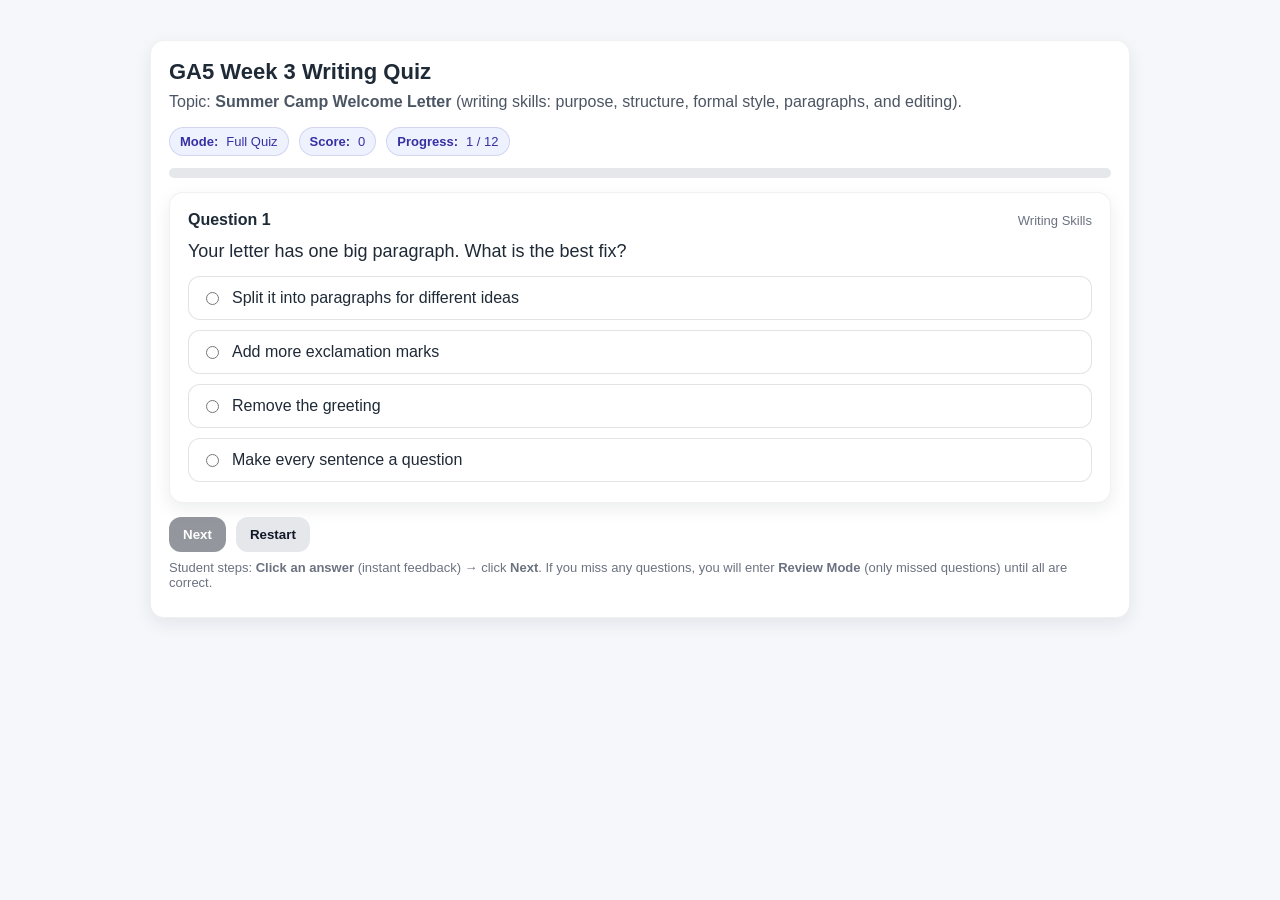
<file: index.html>
<!DOCTYPE html>
<html lang="en">
<head>
  <meta charset="UTF-8" />
  <meta name="viewport" content="width=device-width, initial-scale=1.0"/>
  <title>GA5 Week 3 Writing Quiz — Welcome Letter Skills</title>
  <style>
    :root { font-family: Arial, Helvetica, sans-serif; }
    body { margin: 0; background: #f6f7fb; color: #1f2a37; }
    .wrap { max-width: 980px; margin: 24px auto; padding: 16px; }
    .card {
      background: #fff; border-radius: 14px; padding: 18px 18px 14px;
      box-shadow: 0 6px 18px rgba(17,24,39,.08);
      border: 1px solid rgba(17,24,39,.06);
    }
    h1 { margin: 0 0 6px; font-size: 22px; }
    .sub { margin: 0 0 14px; color: #4b5563; line-height: 1.35; }
    .meta { display: flex; flex-wrap: wrap; gap: 10px; margin: 12px 0 0; }
    .pill {
      display: inline-flex; gap: 8px; align-items: center;
      background: #eef2ff; color: #3730a3;
      border: 1px solid rgba(55,48,163,.15);
      padding: 6px 10px; border-radius: 999px; font-size: 13px;
    }
    .bar { height: 10px; background: #e5e7eb; border-radius: 999px; overflow: hidden; margin: 12px 0 6px; }
    .bar > div { height: 100%; width: 0%; background: #6366f1; transition: width .25s ease; }

    .qhead { display: flex; justify-content: space-between; gap: 10px; align-items: baseline; }
    .qnum { font-weight: 700; }
    .qtype { color: #6b7280; font-size: 13px; }
    .question { margin: 10px 0 12px; font-size: 18px; line-height: 1.4; }

    .options { display: grid; gap: 10px; margin: 12px 0 6px; }
    .opt {
      display: flex; gap: 10px; align-items: flex-start;
      border: 1px solid rgba(17,24,39,.12);
      border-radius: 12px; padding: 12px 12px;
      background: #fff; cursor: pointer;
      transition: border-color .2s ease, background .2s ease;
      user-select: none;
    }
    .opt:hover { border-color: rgba(99,102,241,.55); background: rgba(99,102,241,.05); }
    .opt.disabled { cursor: default; opacity: .95; }
    .opt input { margin-top: 3px; }
    .opt.correct { border-color: rgba(16,185,129,.75); background: rgba(16,185,129,.08); }
    .opt.wrong { border-color: rgba(239,68,68,.75); background: rgba(239,68,68,.08); }

    .feedback {
      margin-top: 10px; padding: 10px 12px; border-radius: 12px;
      background: #f3f4f6; border: 1px solid rgba(17,24,39,.08);
      color: #374151; line-height: 1.45;
      display: none;
    }
    .feedback.good { background: rgba(16,185,129,.08); border-color: rgba(16,185,129,.35); }
    .feedback.bad { background: rgba(239,68,68,.08); border-color: rgba(239,68,68,.35); }

    .controls { display: flex; flex-wrap: wrap; gap: 10px; margin-top: 14px; }
    button {
      border: 0; border-radius: 12px; padding: 10px 14px;
      font-weight: 700; cursor: pointer;
      background: #111827; color: #fff;
    }
    button.secondary { background: #e5e7eb; color: #111827; }
    button:disabled { opacity: .45; cursor: not-allowed; }

    .tiny { font-size: 13px; color: #6b7280; margin-top: 8px; }
    ul { margin: 8px 0 0; padding-left: 18px; }
  </style>
</head>
<body>
  <div class="wrap">
    <div class="card">
      <h1>GA5 Week 3 Writing Quiz</h1>
      <p class="sub">
        Topic: <strong>Summer Camp Welcome Letter</strong> (writing skills: purpose, structure, formal style, paragraphs, and editing).
      </p>

      <div class="meta">
        <div class="pill"><strong>Mode:</strong> <span id="modePill">Full Quiz</span></div>
        <div class="pill"><strong>Score:</strong> <span id="scorePill">0</span></div>
        <div class="pill"><strong>Progress:</strong> <span id="progPill">0 / 0</span></div>
      </div>

      <div class="bar" aria-hidden="true"><div id="barFill"></div></div>

      <div id="quizArea"></div>

      <div class="controls">
        <button id="nextBtn" disabled>Next</button>
        <button id="restartBtn" class="secondary">Restart</button>
      </div>

      <p class="tiny">
        Student steps: <strong>Click an answer</strong> (instant feedback) → click <strong>Next</strong>.
        If you miss any questions, you will enter <strong>Review Mode</strong> (only missed questions) until all are correct.
      </p>
    </div>
  </div>

<script>
(() => {
  // =========================================================
  // GA5 Week 3 — Conceptual / Skills Quiz (NOT text recall)
  // =========================================================
  const ALL_QUESTIONS = [
    {
      id: "s1",
      prompt: "What is the main goal of a welcome letter?",
      options: [
        "To welcome the reader and give important information",
        "To tell a scary story",
        "To persuade people to buy something",
        "To test spelling only"
      ],
      answerIndex: 0,
      explain: "A welcome letter greets the reader and explains what the program is and what to expect."
    },
    {
      id: "s2",
      prompt: "Which order makes the most sense for a welcome letter?",
      options: [
        "Closing → Greeting → Information → Thank you",
        "Greeting → Welcome/Intro → Key information → Thank you → Closing/Signature",
        "Information → Greeting → Thank you → Closing",
        "Greeting → Closing → Information → Signature"
      ],
      answerIndex: 1,
      explain: "A clear structure helps the reader: greet them, welcome them, share key info, thank them, and close politely."
    },
    {
      id: "s3",
      prompt: "Which greeting is best for a formal welcome letter?",
      options: [
        "Dear Campers,",
        "Hey guys!",
        "Yo everyone!",
        "Hi besties!"
      ],
      answerIndex: 0,
      explain: "Formal letters usually use “Dear …,”."
    },
    {
      id: "s4",
      prompt: "Which closing is best for a formal welcome letter?",
      options: [
        "Sincerely,",
        "Bye!",
        "See ya!",
        "Later!!!"
      ],
      answerIndex: 0,
      explain: "Formal letters often end with “Sincerely,” (or similar) plus the writer’s name."
    },
    {
      id: "s5",
      prompt: "Which sentence is more formal?",
      options: [
        "You are going to have a great time.",
        "You're going to have a great time."
      ],
      answerIndex: 0,
      explain: "Formal writing usually avoids contractions (you are / we will / it is)."
    },
    {
      id: "s6",
      prompt: "Which is the most useful detail to include in a welcome letter?",
      options: [
        "Important schedule or what to bring",
        "Your favorite video game",
        "A long joke",
        "A mystery with no answer"
      ],
      answerIndex: 0,
      explain: "Welcome letters should include practical, helpful information for the reader."
    },
    {
      id: "s7",
      prompt: "When should you start a new paragraph?",
      options: [
        "When you change to a new idea",
        "After every sentence",
        "Only at the end",
        "Never"
      ],
      answerIndex: 0,
      explain: "New paragraph = new idea (welcome → schedule/info → thank you → closing)."
    },
    {
      id: "s8",
      prompt: "Which sentence does NOT match formal style?",
      options: [
        "Thank you for joining our program.",
        "Please check the schedule for our activities.",
        "You will learn new skills this week.",
        "OMG this camp is sooo lit!!!"
      ],
      answerIndex: 3,
      explain: "Avoid slang, texting style, and exaggerated punctuation in formal writing."
    },
    {
      id: "s9",
      prompt: "Which choice is better for formal writing?",
      options: [
        "Wednesday",
        "Wed."
      ],
      answerIndex: 0,
      explain: "Formal writing avoids abbreviations: write the full word (Wednesday)."
    },
    {
      id: "s10",
      prompt: "Your letter has one big paragraph. What is the best fix?",
      options: [
        "Split it into paragraphs for different ideas",
        "Add more exclamation marks",
        "Remove the greeting",
        "Make every sentence a question"
      ],
      answerIndex: 0,
      explain: "Paragraphs make your writing easier to read and help organize ideas."
    },
    {
      id: "s11",
      prompt: "Which editing checklist matches this task best?",
      options: [
        "Check verb tense + paragraphs + formal language",
        "Check rhymes and figurative language",
        "Check lab steps and science words",
        "Check only handwriting"
      ],
      answerIndex: 0,
      explain: "This task focuses on clear structure, formal style, and correct verb forms."
    },
    {
      id: "s12",
      prompt: "Which sentence best shows a “welcome” tone?",
      options: [
        "We are excited to have you at our camp.",
        "Do not talk. Do not move.",
        "This camp is the hardest camp ever.",
        "I do not care if you come."
      ],
      answerIndex: 0,
      explain: "A welcome letter should sound friendly, positive, and clear."
    }
  ];

  // ====== State ======
  let mode = "full"; // "full" | "review"
  let questionQueue = [];
  let currentIndex = 0;
  let score = 0;
  const missed = new Map();
  let answeredThisQuestion = false;

  // ====== DOM ======
  const quizArea = document.getElementById("quizArea");
  const restartBtn = document.getElementById("restartBtn");
  const nextBtn = document.getElementById("nextBtn");
  const modePill = document.getElementById("modePill");
  const scorePill = document.getElementById("scorePill");
  const progPill = document.getElementById("progPill");
  const barFill = document.getElementById("barFill");

  function shuffle(arr) {
    const a = arr.slice();
    for (let i = a.length - 1; i > 0; i--) {
      const j = Math.floor(Math.random() * (i + 1));
      [a[i], a[j]] = [a[j], a[i]];
    }
    return a;
  }

  function setMode(newMode) {
    mode = newMode;
    modePill.textContent = (mode === "full") ? "Full Quiz" : "Review Mode";
  }

  function updateMeta() {
    scorePill.textContent = score.toString();
    progPill.textContent = `${Math.min(currentIndex + 1, questionQueue.length)} / ${questionQueue.length}`;
    const pct = questionQueue.length ? ((currentIndex) / questionQueue.length) * 100 : 0;
    barFill.style.width = `${Math.min(100, Math.max(0, pct))}%`;
  }

  function renderQuestion() {
    quizArea.innerHTML = "";
    answeredThisQuestion = false;
    nextBtn.disabled = true;

    if (currentIndex >= questionQueue.length) {
      renderEnd();
      return;
    }

    const q = questionQueue[currentIndex];

    const qWrap = document.createElement("div");
    qWrap.className = "card";
    qWrap.style.marginTop = "14px";

    const head = document.createElement("div");
    head.className = "qhead";
    head.innerHTML = `
      <div class="qnum">Question ${currentIndex + 1}</div>
      <div class="qtype">${mode === "review" ? "Review" : "Writing Skills"}</div>
    `;

    const prompt = document.createElement("div");
    prompt.className = "question";
    prompt.textContent = q.prompt;

    const opts = document.createElement("div");
    opts.className = "options";
    opts.setAttribute("role", "radiogroup");

    q.options.forEach((text, idx) => {
      const label = document.createElement("label");
      label.className = "opt";
      label.innerHTML = `
        <input type="radio" name="opt" value="${idx}" aria-label="Option ${idx + 1}" />
        <div>${text}</div>
      `;

      // Click = answer immediately (no Check button)
      label.addEventListener("click", (e) => {
        e.preventDefault();
        if (answeredThisQuestion) return;
        answeredThisQuestion = true;
        handleAnswer(idx);
      });

      opts.appendChild(label);
    });

    const fb = document.createElement("div");
    fb.id = "feedback";
    fb.className = "feedback";

    qWrap.appendChild(head);
    qWrap.appendChild(prompt);
    qWrap.appendChild(opts);
    qWrap.appendChild(fb);

    quizArea.appendChild(qWrap);

    updateMeta();
  }

  function markOptions(correctIdx, selectedIdx) {
    const labels = Array.from(quizArea.querySelectorAll(".opt"));
    labels.forEach((lab, idx) => {
      lab.classList.add("disabled");
      lab.classList.remove("correct", "wrong");
      if (idx === correctIdx) lab.classList.add("correct");
      if (idx === selectedIdx && selectedIdx !== correctIdx) lab.classList.add("wrong");
      const input = lab.querySelector("input");
      if (input) input.disabled = true;
    });
  }

  function showFeedback(ok, text) {
    const fb = document.getElementById("feedback");
    fb.style.display = "block";
    fb.className = `feedback ${ok ? "good" : "bad"}`;
    fb.innerHTML = ok
      ? `<strong>Correct.</strong> ${text}`
      : `<strong>Not quite.</strong> ${text}`;
  }

  function handleAnswer(selectedIdx) {
    const q = questionQueue[currentIndex];
    const correct = (selectedIdx === q.answerIndex);

    markOptions(q.answerIndex, selectedIdx);

    if (correct) {
      score += 1;
      missed.delete(q.id);
      showFeedback(true, q.explain);
    } else {
      missed.set(q.id, q);
      showFeedback(false, q.explain);
    }

    nextBtn.disabled = false;
    updateMeta();
  }

  function renderEnd() {
    quizArea.innerHTML = "";
    barFill.style.width = "100%";
    nextBtn.disabled = true;

    const box = document.createElement("div");
    box.className = "card";
    box.style.marginTop = "14px";

    if (mode === "full" && missed.size > 0) {
      const missedCount = missed.size;
      const list = Array.from(missed.values()).map(q => `<li>${q.prompt}</li>`).join("");

      box.innerHTML = `
        <h2 style="margin:0 0 8px;">Full Quiz Complete</h2>
        <p style="margin:0 0 10px;">Score so far: <strong>${score}</strong></p>
        <div class="feedback bad" style="display:block;">
          You missed <strong>${missedCount}</strong> question(s). Click <strong>Next</strong> to start Review Mode.
          <div style="margin-top:8px;">
            <strong>Review questions:</strong>
            <ul>${list}</ul>
          </div>
        </div>
      `;
      quizArea.appendChild(box);

      nextBtn.disabled = false;
      nextBtn.onclick = () => {
        setMode("review");
        questionQueue = shuffle(Array.from(missed.values()));
        currentIndex = 0;
        nextBtn.onclick = onNext;
        renderQuestion();
      };
      return;
    }

    if (mode === "review" && missed.size > 0) {
      box.innerHTML = `
        <h2 style="margin:0 0 8px;">Review Round Done</h2>
        <div class="feedback bad" style="display:block;">
          You still have <strong>${missed.size}</strong> question(s) to fix. Click <strong>Next</strong> to try again.
        </div>
      `;
      quizArea.appendChild(box);

      nextBtn.disabled = false;
      nextBtn.onclick = () => {
        questionQueue = shuffle(Array.from(missed.values()));
        currentIndex = 0;
        nextBtn.onclick = onNext;
        renderQuestion();
      };
      return;
    }

    box.innerHTML = `
      <h2 style="margin:0 0 8px;">All Set</h2>
      <p style="margin:0 0 10px;">Final score: <strong>${score}</strong></p>
      <div class="feedback good" style="display:block;">
        <strong>Ready-to-write checklist:</strong>
        <ul>
          <li>I know the goal and audience.</li>
          <li>I know the order: greeting → welcome → info → thank you → closing.</li>
          <li>I can use formal language (not texting style).</li>
          <li>I can paragraph by ideas.</li>
          <li>I can edit for verbs + paragraphs + formality.</li>
        </ul>
      </div>
    `;
    quizArea.appendChild(box);
  }

  function onNext() {
    if (nextBtn.disabled) return;
    currentIndex += 1;
    renderQuestion();
  }

  function startFull() {
    setMode("full");
    score = 0;
    missed.clear();
    questionQueue = shuffle(ALL_QUESTIONS);
    currentIndex = 0;
    nextBtn.onclick = onNext;
    renderQuestion();
  }

  nextBtn.onclick = onNext;
  restartBtn.addEventListener("click", startFull);

  startFull();
})();
</script>
</body>
</html>
</file>
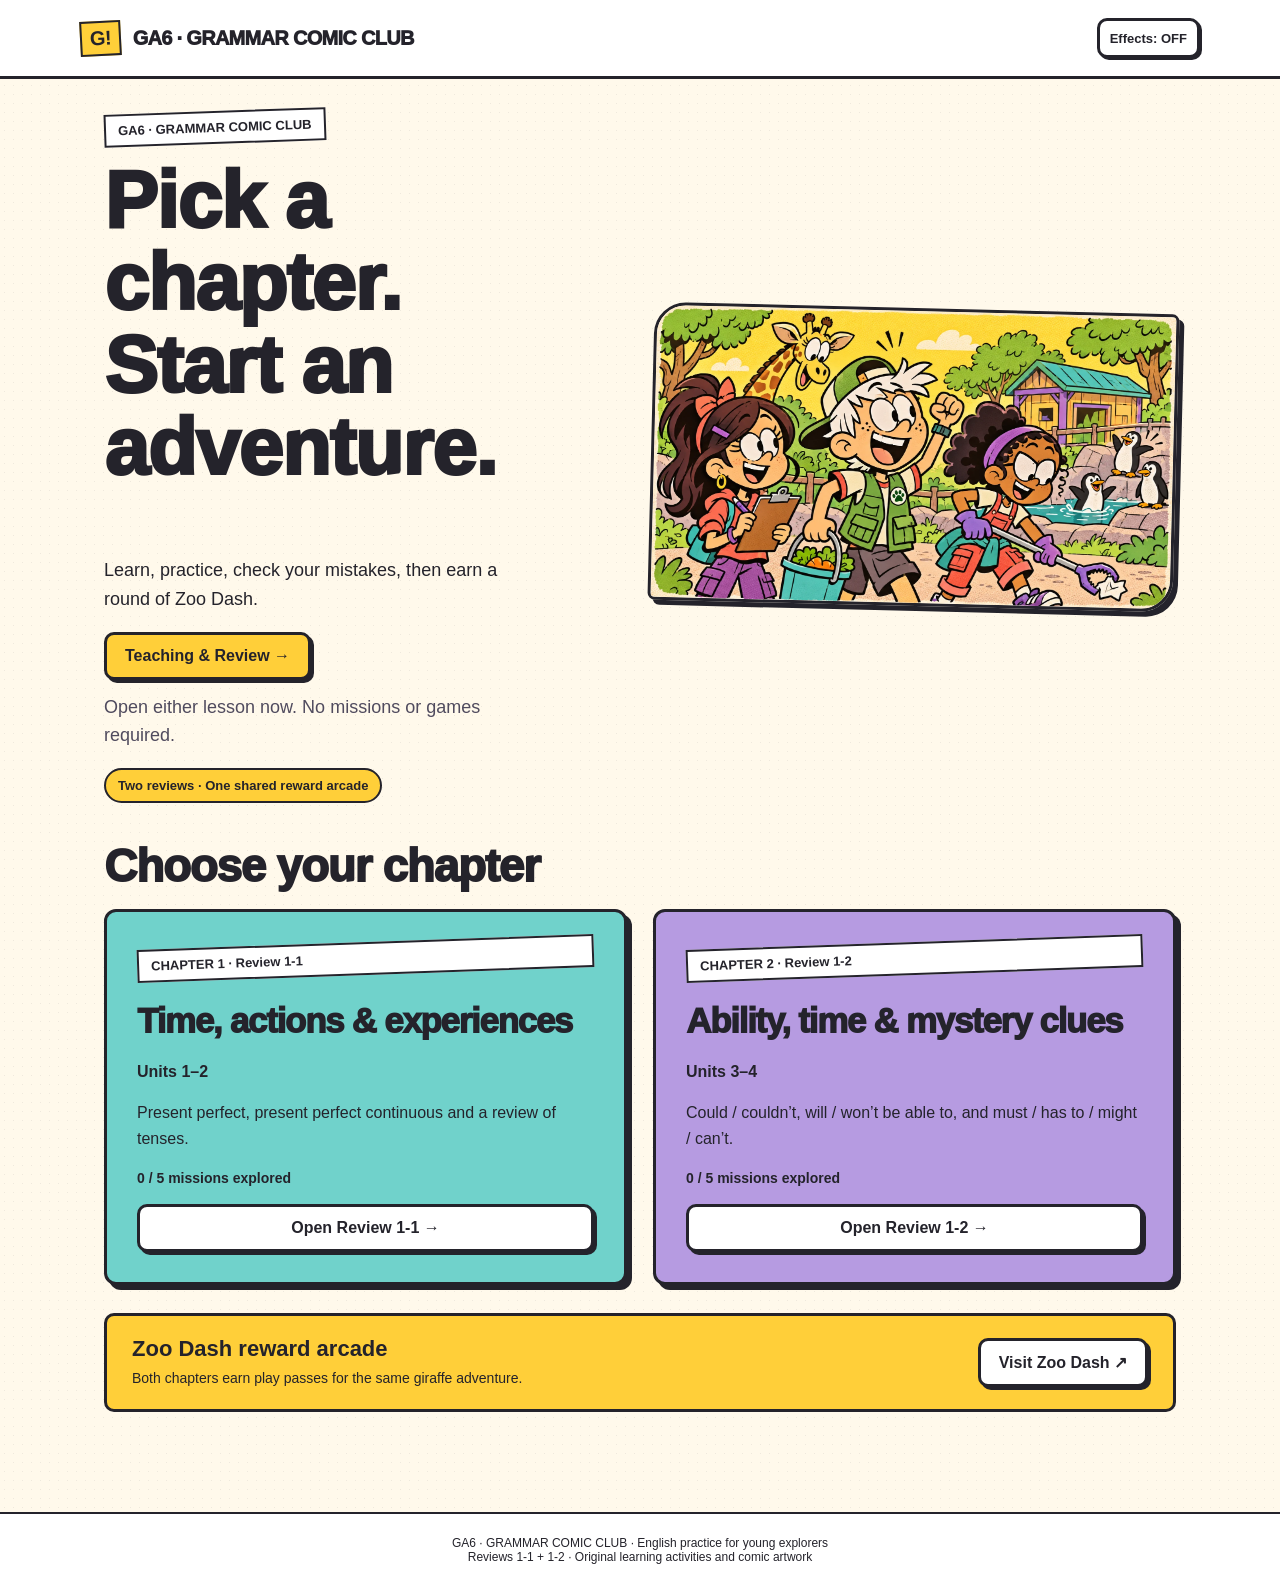
<file: grammar-comic-club/index.html>
<!doctype html><html lang="en"><head><meta charset="utf-8"><meta name="viewport" content="width=device-width,initial-scale=1,viewport-fit=cover"><meta name="theme-color" content="#ffcf39"><meta name="description" content="Grammar missions for Review 1-1 and Review 1-2: tenses, ability, certainty, sentence building and writing."><title>GA6 Grammar Comic Club</title><link rel="stylesheet" href="style.css?v=story-workshop-3"></head><body><header class="topbar"><a class="logo" href="./" id="brand"><b>G!</b> GA6 · GRAMMAR COMIC CLUB</a><button id="sound" aria-pressed="false">Effects: OFF</button></header><main id="app"></main><footer>GA6 · GRAMMAR COMIC CLUB · English practice for young explorers<br>Reviews 1-1 + 1-2 · Original learning activities and comic artwork</footer><noscript>Please enable JavaScript to play the grammar games.</noscript><script src="content.js?v=story-workshop-3"></script><script src="chapter2.js?v=story-workshop-3"></script><script src="chapters.js?v=story-workshop-3"></script><script src="arcade-engine.js?v=story-workshop-3"></script><script src="music.js?v=story-workshop-3"></script><script src="arcade.js?v=story-workshop-3"></script><script src="writing.js?v=story-workshop-3"></script><script src="comic.js?v=story-workshop-3"></script><script src="feedback.js?v=story-workshop-3"></script><script src="app.js?v=story-workshop-3"></script></body></html>
</file>
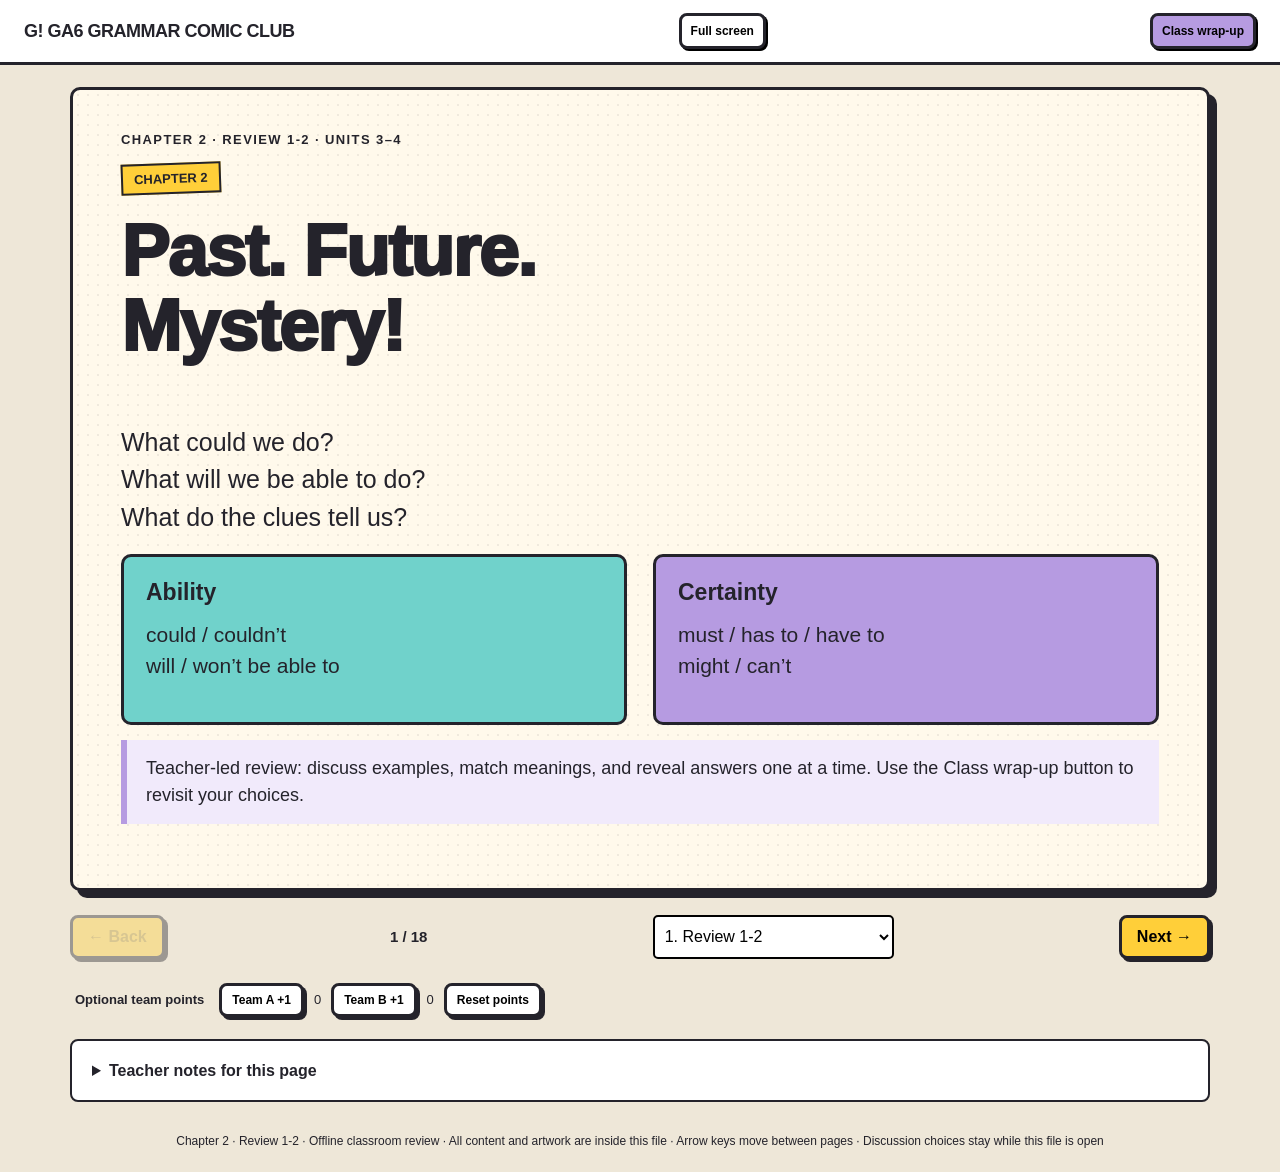
<file: grammar-comic-club/review2.html>
<!doctype html><html lang="en"><head><meta charset="utf-8"><meta name="viewport" content="width=device-width,initial-scale=1"><title>GA6 Interactive Grammar Review • Review 1-2 • Offline</title><style>
:root{--ink:#24232b;--paper:#fff9eb;--yellow:#ffcf39;--teal:#70d2cb;--purple:#b69be1;--coral:#fa917d;--green:#bada85}*{box-sizing:border-box}body{margin:0;background:#eee7d8;color:var(--ink);font-family:'Century Gothic','Trebuchet MS',Arial,sans-serif}button,select{font:inherit}button{cursor:pointer;border:3px solid var(--ink);padding:10px 15px;background:white;border-radius:8px;box-shadow:3px 3px 0 var(--ink);font-weight:800;min-height:44px}button:active{transform:translate(2px,2px);box-shadow:none}button:disabled{opacity:.4;cursor:default}button:focus-visible,summary:focus-visible,select:focus-visible{outline:4px solid #345de5;outline-offset:3px}header{display:flex;justify-content:space-between;gap:12px;padding:13px 24px;background:white;border-bottom:3px solid var(--ink);align-items:center}header b{font-size:18px;letter-spacing:-.5px}header .tools{display:flex;gap:8px}header button{font-size:12px;min-height:36px;padding:6px 9px;box-shadow:2px 2px 0}main{max-width:1180px;margin:22px auto;padding:0 20px}.slide{background:var(--paper);min-height:630px;border:3px solid var(--ink);border-radius:10px;box-shadow:7px 7px 0 var(--ink);padding:42px 48px;position:relative;background-image:radial-gradient(#24232b12 .9px,transparent .9px);background-size:10px 10px}h1,h2,h3,p{margin-top:0}h1,h2{font-weight:1000;letter-spacing:-1.7px;line-height:1.04}h1{font-size:72px}h2{font-size:47px;margin-bottom:22px}h3{font-size:23px;line-height:1.2;margin-bottom:12px}p{font-size:21px;line-height:1.5;margin-bottom:18px}.kicker{font-size:13px;letter-spacing:1.4px;font-weight:900;text-transform:uppercase;margin-bottom:16px}.ribbon{display:inline-block;transform:rotate(-2deg);background:var(--yellow);padding:6px 11px;border:2px solid;font-size:13px;font-weight:900;margin-bottom:20px}.lead{font-size:25px;max-width:850px}.two{display:grid;grid-template-columns:1fr 1fr;gap:26px;align-items:start}.cover{display:grid;grid-template-columns:1fr 1fr;gap:30px;align-items:center}.cover img{width:100%;border:3px solid;border-radius:30px 6px 30px 6px;box-shadow:5px 5px 0;transform:rotate(1.4deg)}.box{padding:22px;border:3px solid;border-radius:10px;background:white}.box.teal{background:var(--teal)}.box.purple{background:var(--purple)}.box.yellow{background:var(--yellow)}.box.coral{background:var(--coral)}.box.green{background:var(--green)}.example{font-size:27px;line-height:1.5;background:white;border:3px solid;border-radius:20px 20px 20px 3px;padding:23px;margin:15px 0;box-shadow:4px 4px 0}.example b,mark{background:var(--yellow);color:var(--ink);padding:1px 3px}.formula{font-weight:900;font-size:25px;padding:17px 0;border-bottom:2px solid;margin:5px 0 17px}.prompt{font-size:24px;font-weight:800;line-height:1.4}.muted{font-size:15px;line-height:1.6;color:#514b55}.reveal{margin:16px 0}.model{padding:18px;border:2px solid;background:#e5f3db;font-size:22px;line-height:1.6;margin-top:14px}.hidden{display:none!important}.timeline{display:grid;grid-template-columns:repeat(5,1fr);gap:10px;margin-top:24px}.time{border:3px solid;padding:17px 13px;background:white;border-radius:7px}.time h3{font-size:18px;margin-bottom:15px}.time p{font-size:16px;line-height:1.4;margin-bottom:8px}.time strong{font-size:18px}.table{width:100%;border-collapse:collapse;font-size:19px;background:white;margin-top:20px}.table th,.table td{border:2px solid;padding:12px;text-align:left;line-height:1.4}.table th{background:var(--teal)}.table small{font-size:14px}.row{display:flex;justify-content:space-between;gap:20px;align-items:center;margin:14px 0;padding:15px 20px;background:white;border:2px solid;border-radius:8px;font-size:23px}.timelineLine{border-bottom:5px solid var(--ink);display:flex;justify-content:space-between;padding-bottom:15px;margin:32px 5px 24px;font-size:19px;font-weight:900}.timelineLine .ongoing{background:var(--teal);padding:10px 16px;margin-top:-10px}.options{display:flex;gap:12px;flex-wrap:wrap;margin:16px 0 22px}.options button{font-size:18px}.feedback{font-size:18px;padding:16px;border:2px solid;background:#e5f3db;line-height:1.6}.mini{margin:0 0 20px}.mini .prompt{font-size:21px;margin-bottom:10px}.correct{background:#cee8ae!important;opacity:1!important}.wrong{background:#ffd5ca!important;opacity:1!important}.chips{display:flex;flex-wrap:wrap;gap:9px}.chips button{font-size:19px;background:var(--yellow)}.slot{padding:16px;border:2px dashed;min-height:82px;margin-bottom:15px;display:flex;flex-wrap:wrap;gap:9px;background:white}.slot button{background:var(--teal);font-size:19px}.nav{display:flex;justify-content:space-between;gap:15px;align-items:center;margin:24px 0}.nav .counter{font-size:15px;font-weight:800}.nav select{max-width:310px;min-height:44px;border:2px solid;border-radius:5px;padding:6px;background:white}.nav button{background:var(--yellow)}.notes{margin:0 0 30px;padding:17px 20px;background:white;border:2px solid;border-radius:8px;line-height:1.6}.notes summary{font-weight:800;cursor:pointer}.notes p{font-size:15px;margin:13px 0 0}.scores{display:flex;gap:10px;align-items:center;font-size:13px;margin:10px 0 22px;flex-wrap:wrap}.scores button{font-size:12px;min-height:34px;padding:6px 10px}.scores b{padding:5px}.printnote{font-size:12px;text-align:center;margin-bottom:20px}.tiny{font-size:13px}.tabs{display:flex;gap:10px;margin-bottom:20px;flex-wrap:wrap}.tabs button.active{background:var(--yellow)}@media(max-width:900px){h1{font-size:53px}h2{font-size:39px}.slide{padding:30px;min-height:580px}.timeline{grid-template-columns:1fr 1fr}.cover,.two{grid-template-columns:1fr}.cover img{max-height:280px;object-fit:cover}.nav select{max-width:220px}.table{font-size:16px}.example{font-size:24px}}@media(max-width:550px){header{padding:10px 14px;flex-wrap:wrap}header b{font-size:15px}main{padding:0 12px;margin:15px auto}.slide{padding:25px 20px;min-height:550px}h1{font-size:44px}h2{font-size:33px}p{font-size:18px}.lead{font-size:20px}.formula{font-size:20px}.timeline{grid-template-columns:1fr}.time h3{font-size:20px}.nav{flex-wrap:wrap}.nav select{max-width:100%;width:100%;order:3}.nav .counter{font-size:13px}.table{font-size:13px}.table th,.table td{padding:7px}.example{font-size:21px}.row{font-size:18px;padding:13px}.options button{font-size:16px}}@media(prefers-reduced-motion:reduce){*{scroll-behavior:auto!important}}@media print{header,.nav,.scores,.notes,.printnote,button{display:none!important}body{background:white}.slide{border:0;box-shadow:none;min-height:auto}.hidden{display:block!important}}
.discussion-prompt{font-size:18px;padding:15px 19px;border-left:6px solid #b69be1;background:#f1eafb;line-height:1.5;margin:15px 0 22px}.meaning-categories{display:grid;grid-template-columns:repeat(3,minmax(0,1fr));gap:12px;margin:22px 0}.meaning-categories:has(>:nth-child(5)){grid-template-columns:repeat(5,minmax(0,1fr))}.meaning-categories button{text-align:left;padding:17px 13px;line-height:1.35;background:#ffdc69}.meaning-categories .category-1{background:#8bd5d0}.meaning-categories .category-2{background:#f3a18e}.meaning-categories .category-3{background:#b69be1}.meaning-categories .category-4{background:#bada85}.meaning-categories b{font-size:18px;display:block}.meaning-categories span{display:block;font-size:15px;margin-top:12px;font-weight:400}.meaning-example{border:2px solid #24232b;background:white;border-radius:10px;padding:15px 18px;margin:15px 0;display:grid;grid-template-columns:1fr auto;gap:12px;align-items:center}.choose-example{text-align:left;font-size:22px;line-height:1.4;border:0;box-shadow:none;padding:7px 9px;grid-column:1}.choose-example[aria-pressed=true]{background:#fff1b0;outline:3px solid #24232b}.meaning-choice{font-size:15px;color:#514b55;grid-column:1}.meaning-reveal{grid-column:2;grid-row:1/3;max-width:200px;background:#f0e5ff}.meaning-answer{grid-column:1/-1;background:#e1f0d1;border-top:2px dashed;padding:15px;font-size:21px}.meaning-answer p{font-size:18px;margin:8px 0 0}.discussion-cover{display:inline-block;margin:5px;max-width:100%}.discussion-cover:has(.formula){display:block}.discussion-reveal{font-size:15px;padding:9px 12px;background:#fff0b2;vertical-align:middle}.discussion-cover>*[hidden]{display:none!important}.discussion-cover .formula{display:block}.discussion-cover b:not([hidden]){display:inline-block;margin:0 8px}.discussion-own{border:2px solid;border-radius:10px;padding:16px 20px;background:#e7f1da;margin-top:25px}.discussion-own summary{cursor:pointer;font-size:20px;font-weight:800}.discussion-own p{font-size:19px;margin-top:15px}.discussion-own label{font-size:16px}.discussion-own input{width:21px;height:21px;vertical-align:middle}.mini button[aria-pressed=true]{outline:4px solid #345de5}.mini .discussion-reveal{margin:8px 0 15px}#discussion-summary-panel{padding:28px;border:3px solid;border-radius:12px;background:#fff9eb;margin:28px 0}#discussion-summary-panel article{border:2px solid;background:white;padding:18px;margin:18px 0}#discussion-summary-panel p{font-size:19px}header{flex-wrap:wrap}header #discussion-summary{background:#b69be1}@media(max-width:750px){.meaning-categories,.meaning-categories:has(>:nth-child(5)){grid-template-columns:repeat(2,minmax(0,1fr))}.meaning-example{display:block}.meaning-example>*{margin:8px 0}.meaning-reveal{max-width:none;width:100%}.choose-example{font-size:20px}.meaning-categories b{font-size:16px}}@media(max-width:420px){.meaning-categories,.meaning-categories:has(>:nth-child(5)){grid-template-columns:1fr}.meaning-categories button{padding:12px}.meaning-categories span{margin-top:5px}}
.meaning-example[hidden]{display:none!important}.example-navigation{display:flex;align-items:center;justify-content:space-between;gap:12px;margin:18px 0;font-size:15px}.example-navigation button{font-size:14px}@media(max-width:500px){.example-navigation{flex-wrap:wrap}}
</style></head><body><header><b>G! GA6 GRAMMAR COMIC CLUB</b><div class="tools"><button id="full">Full screen</button></div></header><main><section id="slide" class="slide" aria-live="polite"></section><nav class="nav" aria-label="Review navigation"><button id="prev">← Back</button><span id="count" class="counter"></span><select id="jump" aria-label="Jump to a review page"></select><button id="next">Next →</button></nav><div class="scores"><b>Optional team points</b><button id="a">Team A +1</button><span id="av">0</span><button id="b">Team B +1</button><span id="bv">0</span><button id="reset">Reset points</button></div><details class="notes"><summary>Teacher notes for this page</summary><p id="teacher"></p></details><p class="printnote">Chapter 2 · Review 1-2 · Offline classroom review · All content and artwork are inside this file · Arrow keys move between pages · Discussion choices stay while this file is open</p></main><script>

const rev=(label,answer)=>`<div class="reveal"><button class="revealbtn">${label}</button><div class="model hidden">${answer}</div></div>`;
const quiz=(id,prompt,opts,answer,why)=>`<div class="mini" data-answer="${answer}"><p class="prompt">${prompt}</p><div class="options">${opts.map((v,i)=>`<button data-q="${id}" data-i="${i}">${v}</button>`).join('')}</div><div class="feedback hidden">${why}</div></div>`;
const PAGES=[
 {title:'Review 1-2',label:'Chapter 2 · Review 1-2 · Units 3–4',html:`<span class="ribbon">CHAPTER 2</span><h1>Past. Future.<br>Mystery!</h1><p class="lead">What could we do?<br>What will we be able to do?<br>What do the clues tell us?</p><div class="two"><div class="box teal"><h3>Ability</h3><p>could / couldn’t<br>will / won’t be able to</p></div><div class="box purple"><h3>Certainty</h3><p>must / has to / have to<br>might / can’t</p></div></div>`,note:'Review 1-2 covers Units 3–4. Suggested 35–45 min: ability (pages 2–8, 12 min), certainty (9–14, 12 min), correction and use (15–18, 12 min). All examples here are practice scenarios. No listening track or internet is needed.'},
 {title:'Choose the time',label:'Ability · meaning first',html:`<h2>When is the ability?</h2><div class="two"><div class="box teal"><h3>In the past</h3><div class="example">At six, I <b>could swim</b>.</div><p>I had that skill then.</p></div><div class="box yellow"><h3>In the future</h3><div class="example">After more practice, I <b>will be able to dive</b>.</div><p>I expect to have that skill later.</p></div></div><p class="muted">Look for the time context before choosing the form.</p>`,note:'Ask learners to point behind for past and ahead for future. Could can have other meanings, but these tasks clearly specify general past ability.'},
 {title:'Could / couldn’t',label:'Past ability · statements',html:`<h2>One form for every subject.</h2><div class="formula">I / you / he / she / it / we / they<br>+ could / couldn’t + base verb</div><div class="example">She <b>could draw</b> at five.<br>She <b>couldn’t ride</b> a bicycle at four.</div><div class="box coral"><p>“He could to swim.”<br>“She couldn’t rode a bicycle.”</p>${rev('Repair both sentences','He <b>could swim</b>.<br>She <b>couldn’t ride</b> a bicycle.<br>No to or past ending after could.')}</div>`,note:'Have pairs make a positive and a negative with different subjects. Listen for coulds, could to, and couldn’t + past form.'},
 {title:'Could you…?',label:'Past ability · questions',html:`<h2>Move could before the subject.</h2><div class="formula">Could + subject + base verb?</div><div class="example"><b>Could you draw</b> when you were five?<br>Yes, I <b>could</b>. / No, I <b>couldn’t</b>.</div><div class="two"><div class="box teal"><p>They could swim at six.</p>${rev('Make the question','Could they swim at six?')}</div><div class="box yellow"><p>“Did she could play the piano?”</p>${rev('Show the repair','Could she play the piano?<br>Could is already the helper verb. Do not add did.')}</div></div>`,note:'Call questions to the class and require matching short answers. Keep the past-time cue clear so this is not confused with a polite request.'},
 {title:'Will be able to',label:'Future ability · statements',html:`<h2>Keep the whole verb group.</h2><div class="formula">will + be able to + base verb<br>won’t + be able to + base verb</div><div class="example">After more practice, I <b>will be able to play</b> this song.<br>With the gate locked tomorrow, we <b>won’t be able to enter</b>.</div>${rev('Repair “I will can dive.”','I <b>will be able to dive</b>.<br>We do not put will directly before can.')}`,note:'Clap the chunks will / be able to / dive. Contrast an expected future skill with a simple intention to do an action. The target is future ability.'},
 {title:'Will you be able to…?',label:'Future ability · questions',html:`<h2>Will comes first.</h2><div class="formula">Will + subject + be able to + base verb?</div><div class="example"><b>Will she be able to help</b> tomorrow?<br>Yes, she <b>will</b>. / No, she <b>won’t</b>.</div><div class="box purple"><p>Put this into a question:<br>They will be able to finish tomorrow.</p>${rev('Reveal the question','Will they be able to finish tomorrow?')}</div>`,note:'Ask learners to identify which word must stay in the short answer: will. Do not accept Yes, she can as a matching short-answer exercise here, even though it can be meaningful in wider conversation.'},
 {title:'Ability time detective',label:'Choose the form for the stated time',html:`<h2>Read the whole situation.</h2>${quiz('a1','At six, Ruby knew how to swim. Choose a past-ability statement.',['Ruby could swim at six.','Ruby will be able to swim at six.'],0,'Could + base verb describes her ability at that past age.')}${quiz('a2','After training next year, the robot is expected to have a new ability.',['It will be able to climb stairs.','It will can climb stairs.'],0,'Use the complete future-ability group: will be able to.')}${quiz('a3','Could they draw at five? Choose the matching negative short answer.',['No, they didn’t.','No, they couldn’t.'],1,'The short answer matches could: No, they couldn’t.')}`,note:'Ask why before revealing. Distinguish a grammatically formed sentence with a different time from a form error such as will can.'},
 {title:'Ability sentence studio',label:'Tap the words · start with Will',html:`<h2>Build a future-ability question.</h2><p>Start with <b>Will</b>. Ask about next year.</p><div id="builderSlot" class="slot"></div><div id="builderPool" class="chips"></div><div class="options"><button id="buildCheck">Check the question</button><button id="buildReset">Start again</button></div><div id="buildFeedback" class="feedback hidden"></div>`,note:'Target: Will you be able to swim next year? Point to the helper, subject, be able to, base verb and time phrase. Let students fix the sequence after the specific hint.',builder:true},
 {title:'How sure are you?',label:'Modals of certainty',html:`<h2>Read the speaker’s confidence.</h2><div class="row"><span>Sure it is true</span><b>must / has to / have to</b></div><div class="row"><span>Possible, but not sure</span><b>might</b></div><div class="row"><span>Sure it is not true</span><b>can’t / cannot</b></div><p class="lead">The clues support a conclusion.</p><p class="muted">In these tasks, must and has to express deductions, rather than rules or obligations.</p>`,note:'Use a closed box as a classroom prop. Ask for a possible identity first, then reveal a clue that makes one identity certain. Avoid claiming a percentage of certainty.'},
 {title:'Must / has to / have to',label:'A strong positive deduction',html:`<h2>These can express the same confidence.</h2><div class="example">It <b>must be</b> a key.<br>It <b>has to be</b> a key.</div><div class="formula">must + base verb<br>has / have to + base verb</div><div class="two"><div class="box yellow"><p>It / he / she → <b>has to</b><br>They / these / we → <b>have to</b></p></div><div class="box teal"><p>These ___ be the missing keys.</p>${rev('Reveal two possible forms','These <b>must</b> be the missing keys.<br>These <b>have to</b> be the missing keys.<br>Both are strong deductions here.')}</div></div>`,note:'Do not make must and has to compete as if only one can ever be grammatical. The online reporter accepts both when the task allows both.'},
 {title:'Might',label:'A possibility',html:`<h2>I have an idea, but I’m not sure.</h2><div class="formula">might + base verb</div><div class="example">It <b>might be</b> a toy, but I am not sure.<br>The box <b>might contain</b> a game.</div><div class="box purple"><p>“It might to be a ring.”<br>“It might is a toy.”</p>${rev('Show the repairs','It <b>might be</b> a ring.<br>It <b>might be</b> a toy.<br>Use the base verb be, without to.')}</div>`,note:'May and could can also express possibilities in other contexts. Here learners are practicing the named form might; make that constraint explicit.'},
 {title:'Can’t be',label:'A strong negative deduction',html:`<h2>The clues rule out the idea.</h2><div class="example">That <b>can’t be</b> my bag because my bag is green.</div><p>The speaker is sure the idea is not true.</p><div class="two"><div class="box coral"><h3>Deduction</h3><p>That can’t <b>be my bag</b>.</p></div><div class="box teal"><h3>Ability</h3><p>I can’t <b>swim</b>.</p></div></div><p class="muted">The word can’t can have different meanings. Read the context.</p>`,note:'Have learners explain the reason after because. Do not substitute mustn’t for can’t in a negative deduction: mustn’t normally expresses prohibition.'},
 {title:'Give the clue',label:'Claim + because + reason',html:`<h2>Don’t just guess. Explain.</h2><div class="example">It <b>must be</b> my notebook <b>because</b> my name is on the cover.</div><div class="example">It <b>might be</b> a toy, but I need more clues.</div><div class="example">It <b>can’t be</b> a real ancient coin <b>because</b> it is a new plastic model.</div>`,note:'Separate strength of language from strength of evidence. Is the clue enough for must, or should the speaker choose might? All scenarios are explicitly supplied for language practice.'},
 {title:'Clue detective',label:'Choose the speaker’s intended certainty',html:`<h2>How sure is the speaker?</h2>${quiz('c1','The speaker is completely sure it is a key.',['It must be a key.','It might be a key.'],0,'Must be expresses the strong deduction requested here. Has to be could express the same confidence.')}${quiz('c2','The speaker is not sure whether it is a toy.',['It has to be a toy.','It might be a toy.'],1,'Might matches the stated uncertainty.')}${quiz('c3','My bag is green. This bag is red. I am sure it is not mine.',['It can’t be my bag.','It must be my bag.'],0,'The given clue rules out the identity. Use can’t be.')}`,note:'Require a reason for each choice. Do not tell learners that a different modal is always ungrammatical; it may communicate a different level of certainty.'},
 {title:'Comic repair',label:'Use the named form and keep the meaning',html:`<h2>Explain each repair.</h2><div class="two"><div><div class="example">“She could to swim.”</div>${rev('Repair past ability','She <b>could swim</b>.<br>No to after could.')}<div class="example">“I will can help.”</div>${rev('Repair future ability','I <b>will be able to help</b>.')}</div><div><div class="example">“These has to be our keys.”</div>${rev('Repair the strong deduction','These <b>have to be</b> our keys.<br>These is plural.')}<div class="example">“It might is a toy.”</div>${rev('Repair the possibility','It <b>might be</b> a toy.<br>Use the base form be.')}</div></div>`,note:'Ask learners to say the whole corrected sentence, then the rule. Keep corrections specific rather than saying only be careful.'},
 {title:'A mini museum interview',label:'Use the forms in speaking',html:`<h2>Ask about ability.</h2><div class="two"><div class="box teal"><h3>Earlier in your life</h3><p>Could you … when you were …?<br>Yes, I could. / No, I couldn’t.</p></div><div class="box yellow"><h3>A future skill</h3><p>What will you be able to do after more practice?<br>I will be able to …</p></div></div>${rev('Reveal a sample exchange','A: Could you swim when you were four?<br>B: No, I couldn’t.<br>A: What will you be able to do after more practice?<br>B: I will be able to dive.')}`,note:'Two minutes each. Truthful answers are welcome; a child does not have to invent a skill. For future ability, an imagined goal is enough.'},
 {title:'Write your own clues',label:'From rules to your own ideas',html:`<h2>Four sentences. Four meanings.</h2><div class="box purple"><p>1. Something you could or couldn’t do when you were younger.<br>2. A skill you expect to have in the future.<br>3. A strong deduction, with a clue.<br>4. Something that might be true.</p></div>${rev('Reveal one example of each','At five, I <b>could ride</b> a bicycle.<br>After more practice, I <b>will be able to play</b> this song.<br>It <b>must be</b> my notebook because my name is on it.<br>The mystery object <b>might be</b> a toy.')}<p class="muted">Underline the verb groups. Explain why each one fits the meaning.</p>`,note:'Check both form and meaning. In the online writing journal, the checker suggests grammar/spelling fixes; the teacher still checks whether the modal and clue fit the task.'},
 {title:'Review 1-2 exit ticket',label:'Check and wrap up',html:`<h2>Your final five.</h2><p>1. At six, she ___ swim. (past ability: could)</p><p>2. After more practice, I ___ play this song. (future ability)</p><p>3. I am sure it is a ring. It ___ be a ring. (must / has to)</p><p>4. I am not sure. It ___ be a toy. (might)</p><p>5. I am sure it is not my bag. It ___ be my bag. (cannot)</p>${rev('Reveal and review','1. <b>could</b> · could + base verb<br>2. <b>will be able to</b> · keep the full future-ability form<br>3. <b>must / has to</b> · both can express a strong deduction<br>4. <b>might</b> · possible, not sure<br>5. <b>cannot / can’t</b> · strong negative deduction')}<p class="muted">Choose one mistake. Say the corrected sentence and explain the grammar point.</p>`,note:'Collect first answers before revealing. Identify which form needs another example. A useful wrap-up includes the learner’s original answer, the correct form and the reason.'}
];

let page=0,points=[0,0];const slide=document.querySelector('#slide');
function show(n){page=Math.max(0,Math.min(n,PAGES.length-1));const p=PAGES[page];slide.innerHTML=`<div class="kicker">${p.label}</div>${p.html}`;document.querySelector('#teacher').textContent=p.note;document.querySelector('#count').textContent=`${page+1} / ${PAGES.length}`;document.querySelector('#jump').value=String(page);document.querySelector('#prev').disabled=page===0;document.querySelector('#next').disabled=page===PAGES.length-1;slide.querySelectorAll('.revealbtn').forEach(b=>b.onclick=()=>{const x=b.nextElementSibling;x.classList.toggle('hidden');b.setAttribute('aria-expanded',String(!x.classList.contains('hidden')));});slide.querySelectorAll('[data-q]').forEach(b=>b.onclick=()=>{const group=b.closest('.mini'),answer=Number(group.dataset.answer);group.querySelectorAll('button').forEach(x=>{x.disabled=true;if(Number(x.dataset.i)===answer)x.classList.add('correct');});if(Number(b.dataset.i)!==answer)b.classList.add('wrong');group.querySelector('.feedback').classList.remove('hidden');});if(p.builder)initBuilder();window.scrollTo(0,0);}
const j=document.querySelector('#jump');j.innerHTML=PAGES.map((p,i)=>`<option value="${i}">${i+1}. ${p.title}</option>`).join('');j.onchange=()=>show(Number(j.value));document.querySelector('#prev').onclick=()=>show(page-1);document.querySelector('#next').onclick=()=>show(page+1);document.querySelector('#full').onclick=()=>{try{if(document.fullscreenElement){document.exitFullscreen?.();}else{const p=document.documentElement.requestFullscreen?.();p?.catch(()=>alert('Full screen is not available. You can still use the review normally.'));}}catch(e){alert('Full screen is not available in this browser.');}};document.addEventListener('keydown',e=>{if(/INPUT|TEXTAREA|SELECT|BUTTON/.test(document.activeElement.tagName))return;if(e.key==='ArrowRight'){e.preventDefault();show(page+1);}if(e.key==='ArrowLeft'){e.preventDefault();show(page-1);}});document.querySelector('#a').onclick=()=>document.querySelector('#av').textContent=++points[0];document.querySelector('#b').onclick=()=>document.querySelector('#bv').textContent=++points[1];document.querySelector('#reset').onclick=()=>{points=[0,0];document.querySelector('#av').textContent=0;document.querySelector('#bv').textContent=0;};
function initBuilder(){const words=['able','Will','next','swim','you','to','year?','be'];let selected=[];function draw(){document.querySelector('#builderSlot').innerHTML=selected.map(i=>`<button data-remove="${i}">${words[i]}</button>`).join('');document.querySelector('#builderPool').innerHTML=words.map((w,i)=>selected.includes(i)?'':`<button data-add="${i}">${w}</button>`).join('');slide.querySelectorAll('[data-add]').forEach(b=>b.onclick=()=>{selected.push(Number(b.dataset.add));draw();});slide.querySelectorAll('[data-remove]').forEach(b=>b.onclick=()=>{selected=selected.filter(i=>i!==Number(b.dataset.remove));draw();});document.querySelector('#buildFeedback').classList.add('hidden');}draw();document.querySelector('#buildReset').onclick=()=>{selected=[];draw();};document.querySelector('#buildCheck').onclick=()=>{const correct=selected.map(i=>words[i]).join(' ')==='Will you be able to swim next year?';const f=document.querySelector('#buildFeedback');f.classList.remove('hidden');f.textContent=correct?'Exactly! Will + you + be able to + base verb + time phrase.':'Start with Will, then the subject you. Keep be able to together, then add the base verb swim and the time phrase next year.';};}
const DISCUSSION_MATCHES={"1": {"title": "When is the ability?", "intro": "Match each example to past ability or future ability. Explain the time clue before revealing.", "categories": [["Past ability", "could / couldn’t + base verb"], ["Future ability", "will / won’t be able to + base verb"]], "examples": [["At six, I could swim.", 0, "At six names an earlier age. Could expresses a general past ability."], ["After more practice, I will be able to dive next year.", 1, "Next year is in the future. Keep the complete form will be able to."], ["At four, she couldn’t ride a bicycle.", 0, "This describes a skill she did not have at an earlier age."]]}, "8": {"title": "How sure are you?", "intro": "Use the evidence to match each statement to its degree of certainty. Reveal after explaining the clue.", "categories": [["Sure it is true", "must / has to / have to"], ["Possible, not sure", "might"], ["Sure it is not true", "can’t / cannot"]], "examples": [["My bag is green. This bag is red. This can’t be my bag.", 2, "The color rules out the idea. Can’t expresses a strong negative deduction here."], ["There is a round shape inside the box. It might be a ball.", 1, "A round shape is a clue, but there are other possibilities."], ["My name is on this notebook. It must be my notebook.", 0, "The name is strong evidence for the conclusion."]]}};
const DISCUSSION_PROMPTS=["", "Is the skill in the past or the future?", "What form follows could or couldn’t?", "Where do could and the subject go in a question?", "What are all the words in the future-ability form?", "Which word comes first in a future-ability question?", "Which time clue tells us the skill is past or future?", "What word starts this question? What words must stay together?", "What evidence makes us sure, unsure, or sure the idea is false?", "Which subjects take has to and which take have to?", "What tells us this is only a possibility?", "What evidence rules out this idea?", "Which clue supports the conclusion?", "How sure can we be from the evidence given?", "What must change to make the verb group correct?", "What ability question should we ask next?", "Can we give a claim and a supporting reason?", "Explain the time or evidence before revealing each answer."];
/* Teacher-led discussion and individual reveals, all available offline. */
const discussionEscape=s=>String(s).replace(/[&<>"']/g,c=>({'&':'&amp;','<':'&lt;','>':'&gt;','"':'&quot;',"'":'&#39;'}[c]));
let discussionRecords={};let discussionMatches={};
function matchLesson(config){return `<h2>${config.title}</h2><p>${config.intro}</p><div class="meaning-categories">${config.categories.map((c,i)=>`<button data-category="${i}" class="category-${i}"><b>${discussionEscape(c[0])}</b><span>${discussionEscape(c[1])}</span></button>`).join('')}</div><p class="muted">1. Tap an example. 2. Choose its category above. 3. Discuss your reason. Reveal each answer when the class is ready.</p><div id="meaning-examples">${config.examples.map((e,i)=>`<article class="meaning-example" data-example-row="${i}"><button class="choose-example" data-example="${i}" aria-pressed="false">${discussionEscape(e[0])}</button><div class="meaning-choice" id="meaning-choice-${i}">Class guess — not checked: no choice yet</div><button class="meaning-reveal" data-meaning-reveal="${i}">Reveal after discussion</button><div class="meaning-answer" id="meaning-answer-${i}" hidden></div></article>`).join('')}</div>${config.rule?`<div class="formula">${config.rule}</div>`:''}${config.title==='What has happened up to now?'?'<p class="muted">We do not name a finished past time for these present-perfect meanings.</p>'+rev('Compare with yesterday','I <b>saw</b> a panda yesterday.<br>Use simple past with a finished past time, rather than I have seen a panda yesterday.') : ''}`;}
function bindMatchLesson(config){let active=null;const state=discussionMatches[page]??={guesses:{},revealed:{}};function refresh(){config.examples.forEach((e,i)=>{slide.querySelector('#meaning-choice-'+i).textContent=(state.revealed[i]?'Class guess: ':'Class guess — not checked: ')+(state.guesses[i]===undefined?'not chosen yet':config.categories[state.guesses[i]][0]);slide.querySelector('[data-example="'+i+'"]').setAttribute('aria-pressed',String(active===i));const answer=slide.querySelector('#meaning-answer-'+i);answer.hidden=!state.revealed[i];if(state.revealed[i])answer.innerHTML='<b>Correct match: '+discussionEscape(config.categories[e[1]][0])+'</b><p>'+discussionEscape(e[2])+'</p>';slide.querySelector('[data-meaning-reveal="'+i+'"]').textContent=state.revealed[i]?'Hide answer':'Reveal after discussion';});}slide.querySelectorAll('[data-example]').forEach(b=>b.onclick=()=>{active=Number(b.dataset.example);refresh();});slide.querySelectorAll('[data-category]').forEach(b=>b.onclick=()=>{if(active===null){const hint=slide.querySelector('.match-alert');if(hint)hint.remove();const p=document.createElement('p');p.className='match-alert muted';p.textContent='Tap one of the example sentences first.';slide.querySelector('#meaning-examples').before(p);return;}if(state.revealed[active])return;state.guesses[active]=Number(b.dataset.category);refresh();});slide.querySelectorAll('[data-meaning-reveal]').forEach(b=>b.onclick=()=>{const i=Number(b.dataset.meaningReveal);if(!state.revealed[i]){const e=config.examples[i],guess=state.guesses[i];discussionRecords['match-'+page+'-'+i]??={skill:config.title,prompt:e[0],answer:config.categories[e[1]][0],guess:guess===undefined?'Discussed aloud — no on-screen choice':config.categories[guess][0],wrong:guess!==undefined&&guess!==e[1],why:e[2]};}state.revealed[i]=!state.revealed[i];refresh();});refresh();}
const originalDiscussionShow=show;
show=function(n){originalDiscussionShow(n);const config=DISCUSSION_MATCHES[page];if(config){slide.innerHTML='<div class="kicker">DISCUSS · MATCH · REVEAL</div>'+matchLesson(config);bindMatchLesson(config);}if(page){const prompt=document.createElement('p');prompt.className='discussion-prompt';prompt.textContent='Discuss first: '+DISCUSSION_PROMPTS[page];slide.querySelector('h2')?.after(prompt);slide.querySelectorAll('.formula, .example b, .row b, .table td:last-child').forEach((node,i)=>{if(node.closest('.model')||node.closest('#meaning-examples'))return;const rule=node.classList.contains('formula'),button=document.createElement('button'),wrap=document.createElement('span');wrap.className='discussion-cover';button.className='discussion-reveal';button.textContent=rule?'Reveal the grammar pattern':'Reveal '+(node.tagName==='TD'?'this example':'the missing words');button.setAttribute('aria-expanded','false');node.before(wrap);wrap.append(button,node);node.hidden=true;button.onclick=()=>{node.hidden=!node.hidden;button.setAttribute('aria-expanded',String(!node.hidden));button.textContent=node.hidden?(rule?'Reveal the grammar pattern':'Reveal the missing words'):'Hide again';};});const own=document.createElement('details');own.className='discussion-own';own.innerHTML='<summary>Now use it: our own example</summary><p>Make a new sentence using this page’s grammar. Explain why it fits. Ask a partner to change one detail or turn it into a question.</p><label><input type="checkbox"> We explained our choice and tried a new example.</label>';slide.append(own);}else{const p=document.createElement('p');p.className='discussion-prompt';p.textContent='Teacher-led review: discuss examples, match meanings, and reveal answers one at a time. Use the Class wrap-up button to revisit your choices.';slide.append(p);}slide.querySelectorAll('.revealbtn').forEach(b=>b.onclick=()=>{const x=b.nextElementSibling;x.classList.toggle('hidden');b.setAttribute('aria-expanded',String(!x.classList.contains('hidden')));});if(config&&config.categories.length===5){let examplePage=0;const rows=[...slide.querySelectorAll('.meaning-example')],nav=document.createElement('div');nav.className='example-navigation';nav.innerHTML='<button id="exampleback">← Previous example</button><span id="examplecount"></span><button id="examplenext">Next example →</button>';slide.querySelector('#meaning-examples').after(nav);function showExample(){rows.forEach((r,i)=>r.hidden=i!==examplePage);rows[examplePage].querySelector('.choose-example').click();nav.querySelector('#examplecount').textContent='Example '+(examplePage+1)+' / '+rows.length;nav.querySelector('#exampleback').disabled=examplePage===0;nav.querySelector('#examplenext').disabled=examplePage===rows.length-1;}nav.querySelector('#exampleback').onclick=()=>{examplePage--;showExample();};nav.querySelector('#examplenext').onclick=()=>{examplePage++;showExample();};showExample();}bindDiscussionQuizzes();};
function bindDiscussionQuizzes(){slide.querySelectorAll('.mini').forEach((group,index)=>{const buttons=[...group.querySelectorAll('[data-q]')];if(!buttons.length)return;const feedback=group.querySelector('.feedback');let picked=null;buttons.forEach(b=>{b.onclick=()=>{picked=Number(b.dataset.i);buttons.forEach(x=>x.setAttribute('aria-pressed',String(x===b)));};});const reveal=document.createElement('button');reveal.className='discussion-reveal';reveal.textContent='Reveal and discuss';feedback.before(reveal);reveal.onclick=()=>{const answer=Number(group.dataset.answer);feedback.classList.remove('hidden');buttons.forEach(b=>{b.classList.toggle('correct',Number(b.dataset.i)===answer);b.classList.toggle('wrong',picked===Number(b.dataset.i)&&picked!==answer);b.disabled=true;});const model=buttons.find(b=>Number(b.dataset.i)===answer)?.textContent||'';discussionRecords['quiz-'+page+'-'+index]??={skill:PAGES[page].title,prompt:group.querySelector('.prompt')?.textContent||'',answer:model,guess:picked===null?'Discussed aloud — no on-screen choice':buttons.find(b=>Number(b.dataset.i)===picked)?.textContent||'',wrong:picked!==null&&picked!==answer,why:feedback.textContent};reveal.disabled=true;};});}
function openDiscussionWrapup(){const panel=document.querySelector('#discussion-summary-panel'),records=Object.values(discussionRecords),missed=records.filter(r=>r.wrong);panel.hidden=false;panel.innerHTML=`<h2>Our discussion wrap-up</h2><p>${records.length} examples revealed · ${missed.length} choices to revisit.</p>${(missed.length?missed:records).map(r=>`<article><h3>${discussionEscape(r.skill)}</h3><p>${discussionEscape(r.prompt)}</p><p>Our choice: ${discussionEscape(r.guess)}</p><p><b>Answer: ${discussionEscape(r.answer)}</b></p><p>${discussionEscape(r.why)}</p></article>`).join('')||'<p>Choose and reveal some examples first. Your discussion choices will appear here.</p>'}<p>Choose one example. Say the correct sentence, explain the grammar, then make a different example together.</p><button id="close-discussion-summary">Back to our lesson</button><button id="reset-discussion-summary">New class discussion</button>`;panel.querySelector('#close-discussion-summary').onclick=()=>{panel.hidden=true;slide.scrollIntoView();};panel.querySelector('#reset-discussion-summary').onclick=()=>{if(!confirm('Clear the recorded discussion choices for a new class?'))return;discussionRecords={};discussionMatches={};panel.hidden=true;show(page);};panel.scrollIntoView({behavior:'smooth',block:'start'});}
const discussionButton=document.createElement('button');discussionButton.textContent='Class wrap-up';discussionButton.id='discussion-summary';discussionButton.onclick=openDiscussionWrapup;document.querySelector('header').append(discussionButton);const discussionPanel=document.createElement('section');discussionPanel.id='discussion-summary-panel';discussionPanel.hidden=true;document.querySelector('main').append(discussionPanel);

show(0);

</script></body></html>
</file>
<file: grammar-comic-club/style.css>
:root{--ink:#24232b;--paper:#fff9eb;--yellow:#ffcf39;--teal:#70d2cb;--purple:#b69be1;--coral:#fa917d;--green:#bada85;--line:3px solid var(--ink);--shadow:5px 5px 0 var(--ink)}*{box-sizing:border-box}body{margin:0;background:var(--paper);color:var(--ink);font-family:'Century Gothic','Trebuchet MS',Arial,sans-serif;background-image:radial-gradient(#24232b12 .8px,transparent .8px);background-size:9px 9px}button,input,textarea{font:inherit}button,a,input,textarea{touch-action:manipulation}button{cursor:pointer;border:var(--line);background:white;color:var(--ink);padding:12px 18px;border-radius:10px;font-weight:800;min-height:48px;box-shadow:3px 3px 0 var(--ink);transition:transform .12s,box-shadow .12s}button:hover:not(:disabled){transform:translate(-1px,-2px);box-shadow:4px 5px 0 var(--ink)}button:active:not(:disabled){transform:translate(2px,2px);box-shadow:0 0 0}button:disabled{cursor:default;opacity:.65}button:focus-visible,a:focus-visible,textarea:focus-visible,input:focus-visible{outline:4px solid #4765e8;outline-offset:4px}a{color:inherit}h1,h2,h3,p{margin-top:0}h1,h2{font-weight:1000;letter-spacing:-1.3px;line-height:1.03}h1{font-size:clamp(40px,6.5vw,80px)}h2{font-size:clamp(30px,4vw,46px)}h3{font-size:22px}p{line-height:1.6}small{line-height:1.5}.topbar{padding:18px max(20px,calc((100vw - 1120px)/2));display:flex;align-items:center;justify-content:space-between;gap:14px;background:white;border-bottom:var(--line)}.logo{font-weight:1000;font-size:20px;letter-spacing:-.7px;text-decoration:none}.logo b{display:inline-block;background:var(--yellow);border:2px solid;padding:4px 8px;transform:rotate(-3deg);margin-right:7px}.topbar button{min-height:40px;padding:7px 10px;font-size:13px;box-shadow:2px 2px 0}main{max-width:1120px;margin:auto;padding:32px 24px 72px}.eyebrow{font-size:13px;font-weight:900;letter-spacing:1.5px;text-transform:uppercase;margin-bottom:13px}.hero{display:grid;grid-template-columns:1fr 1.02fr;gap:32px;align-items:center}.hero p{font-size:18px;max-width:440px}.hero-art{width:100%;border:var(--line);border-radius:32px 7px 32px 7px;box-shadow:var(--shadow);transform:rotate(1.4deg)}.tag{display:inline-block;padding:7px 12px;border:2px solid;background:white;font-size:13px;font-weight:900;transform:rotate(-2deg);margin-bottom:16px}.pill{background:var(--yellow);display:inline-block;padding:8px 12px;border:2px solid;border-radius:30px;font-weight:800;font-size:13px}.sectionhead{display:flex;align-items:baseline;gap:18px;justify-content:space-between;margin:40px 0 18px}.sectionhead h2{margin:0}.sectionhead span{font-size:14px}.missions{display:grid;grid-template-columns:repeat(3,1fr);gap:20px}.mission{border:var(--line);border-radius:8px;background:white;padding:24px;box-shadow:var(--shadow);display:flex;flex-direction:column;position:relative}.mission .num{font-size:14px;font-weight:900;margin-bottom:18px;letter-spacing:1px}.mission h3{font-size:27px;line-height:1.1;margin-bottom:14px;letter-spacing:-.7px}.mission p{font-size:14px;flex:1}.mission button{background:var(--ink);color:white;border-color:var(--ink);box-shadow:3px 3px 0 #fff;align-self:flex-start;width:100%}.mission .best{font-size:13px;font-weight:bold;margin:0 0 18px}.teal{background:var(--teal)}.purple{background:var(--purple)}.yellow{background:var(--yellow)}.coral{background:var(--coral)}.green{background:var(--green)}.more{display:flex;gap:12px;flex-wrap:wrap;margin-top:30px}.quiet{font-weight:400;font-size:12px;opacity:.8;margin-top:25px}footer{border-top:2px solid;padding:22px 24px;text-align:center;font-size:12px;background:#fff}.panel{background:white;border:var(--line);padding:30px;border-radius:12px;box-shadow:var(--shadow)}.play{max-width:820px;margin:auto}.playtop{display:flex;align-items:center;justify-content:space-between;gap:15px;margin-bottom:22px}.playtop .back{box-shadow:none;background:transparent;padding:7px 12px;font-size:13px}.progress{height:13px;border:2px solid;border-radius:20px;background:white;overflow:hidden;margin-bottom:26px}.progress div{height:100%;background:var(--teal);transition:width .3s}.prompt{font-size:clamp(22px,3.4vw,31px);font-weight:800;line-height:1.45;margin:18px 0 25px;letter-spacing:-.4px}.options{display:grid;gap:13px}.option{text-align:left;display:flex;align-items:center;gap:13px;font-size:17px;font-weight:600;padding:17px}.option em{display:inline-flex;align-items:center;justify-content:center;border:2px solid;border-radius:50%;font-size:12px;font-style:normal;width:29px;height:29px;flex:none}.correct{background:#d8efbc!important;opacity:1!important}.wrong{background:#ffe0d8!important;opacity:1!important}.feedback{margin-top:24px;padding:18px;border:2px solid;border-radius:10px;background:#f5f0ff;line-height:1.55}.feedback strong{font-size:20px}.feedback .answer{font-weight:800;margin:10px 0;overflow-wrap:anywhere}.feedback button{margin-top:14px;background:var(--yellow);width:100%}.input{width:100%;padding:17px;border:3px solid;border-radius:8px;font-size:20px;min-height:62px;background:#fffefa;resize:vertical}.submit{background:var(--yellow);margin-top:17px;width:100%}.buildslot{min-height:100px;padding:17px;background:#fff9e7;border:2px dashed;border-radius:10px;margin-bottom:20px}.tokens{display:flex;flex-wrap:wrap;gap:10px}.tokens button{font-size:18px;padding:10px 13px;min-height:46px}.buildslot button{background:var(--teal)}.hint{font-size:13px;color:#504b5e;margin-top:13px}.result{text-align:center}.score{font-size:90px;line-height:1;font-weight:1000;letter-spacing:-5px;margin:22px 0}.result h2{margin:15px 0}.result .more{justify-content:center}.skillrow{display:flex;justify-content:space-between;gap:16px;text-align:left;border-bottom:1px solid #ddd;padding:12px 0;font-size:14px}.notebook{display:grid;gap:16px;margin-top:25px}.note{border:2px solid;padding:18px;background:white;border-radius:8px}.note p{margin-bottom:8px}.success{padding:15px;background:#e7f2d6;border:2px solid;border-radius:10px}.writing{display:grid;grid-template-columns:1fr 1fr;gap:20px}.writing article{padding:24px;border:var(--line);border-radius:10px;background:white;box-shadow:var(--shadow)}.writing h3{margin-bottom:12px}.writing textarea{font-size:17px;margin:10px 0;min-height:120px}.checks label{display:block;font-size:13px;margin:12px 0;line-height:1.5}.checks input{width:20px;height:20px;vertical-align:middle;margin-right:8px}.model{font-size:14px;background:#f6f0ff;padding:14px;border:2px solid;margin-top:12px}.rules{display:grid;gap:12px}.rules details{background:white;border:2px solid;border-radius:8px;padding:16px}.rules summary{cursor:pointer;font-size:19px;font-weight:800}.rules p{margin-top:15px;margin-bottom:0}.rules code{font-family:inherit;font-weight:900;background:#fff3bf;padding:3px 5px}.notice{font-size:13px;border:2px solid;padding:12px;background:#fff1c9;margin-bottom:15px}.toast{position:fixed;bottom:20px;left:50%;transform:translateX(-50%);background:var(--ink);color:white;padding:14px 24px;border-radius:10px;z-index:50;max-width:90vw;text-align:center}.hidden{display:none!important}.confetti{animation:pop .5s}@keyframes pop{0%{transform:scale(.94)}70%{transform:scale(1.04)}100%{transform:scale(1)}}@media(max-width:800px){.hero{grid-template-columns:1fr;gap:25px}.hero-art{max-height:340px;object-fit:cover}.hero h1{max-width:540px}.missions{grid-template-columns:1fr 1fr}.writing{grid-template-columns:1fr}.hero p{max-width:none}}@media(max-width:500px){main{padding:23px 17px 60px}.topbar{padding:12px 17px}.logo{font-size:16px}.logo b{margin-right:3px}.missions{grid-template-columns:1fr;gap:18px}.mission{padding:22px}.mission h3{font-size:27px}.sectionhead{display:block}.sectionhead span{display:block;margin-top:12px}.hero h1{font-size:47px}.hero p{font-size:16px}.panel{padding:20px 17px}.prompt{font-size:23px}.option{font-size:16px;padding:14px 12px}.playtop{font-size:13px}.score{font-size:76px}.more>*{flex:1}.tokens button{font-size:16px}.writing article{padding:20px}.topbar button{font-size:11px;padding:7px}.hero-art{border-radius:20px 5px 20px 5px}}@media(prefers-reduced-motion:reduce){*{animation:none!important;transition:none!important}}
.arcade{max-width:1000px;margin:auto}.arcadehero{display:grid;grid-template-columns:1.25fr .75fr;gap:35px;align-items:center;margin:30px 0}.arcadehero h1{font-size:clamp(60px,10vw,110px);margin-bottom:17px;transform:rotate(-2deg);text-shadow:3px 3px 0 var(--yellow)}.arcadehero .lead{font-size:23px;font-weight:800;line-height:1.3}.arcadehero p{max-width:570px}.arcaderules{font-size:15px;background:white;border:2px solid;border-radius:12px;padding:18px 22px;margin-bottom:22px}.arcaderules p:last-child{margin-bottom:0}.arcadestart{font-size:22px;width:100%}.arcadeposter{background:var(--teal);border:3px solid;border-radius:100px 20px 30px 30px;box-shadow:7px 7px 0 var(--ink);transform:rotate(3deg);padding:30px 16px;text-align:center;background-image:radial-gradient(#fff5 2px,transparent 2px);background-size:15px 15px}.arcadeposter img{width:100%;max-height:270px;object-fit:contain;filter:drop-shadow(4px 6px 0 #24232b44)}.record{font-size:13px;letter-spacing:1px;font-weight:900}.record strong{font-size:45px;letter-spacing:-2px;display:block}.gamehud{display:flex;justify-content:space-between;gap:10px;font-weight:900;font-size:15px;background:var(--yellow);border:3px solid;border-radius:12px 12px 0 0;padding:14px 19px}.gamehud b{font-size:21px}#gamehearts{color:#b82e49;font-size:23px;letter-spacing:2px}.gameframe{border:3px solid;border-top:0;position:relative;overflow:hidden;background:var(--teal);border-radius:0 0 12px 12px;box-shadow:var(--shadow)}#gamecanvas{display:block;width:100%;aspect-ratio:960/500;touch-action:none;outline-offset:-5px!important}.gameoverlay{position:absolute;inset:0;background:#fffaefc9;display:flex;align-items:center;justify-content:center;padding:24px;text-align:center;backdrop-filter:blur(3px)}.gameoverlay>div{max-width:560px}.gameoverlay h2{font-size:clamp(30px,5vw,54px);margin:5px 0 15px}.gameoverlay p{margin-bottom:14px;font-size:17px;line-height:1.5}.gameoverlay button{font-size:17px}.jumpbutton{width:100%;margin-top:20px;font-size:29px;padding:16px;touch-action:none;user-select:none;-webkit-user-select:none}.jumpbutton span{display:block;font-size:12px;font-weight:600;margin-top:5px}.rewardunlock{border:3px solid;background:var(--teal);border-radius:10px;padding:18px 22px;margin:24px 0;text-align:center;box-shadow:3px 3px 0}.rewardunlock h3{margin-bottom:8px}.rewardunlock p{font-size:14px;margin-bottom:14px}.rewardunlock button{width:100%;background:var(--yellow);font-size:20px}.rewardentry{background:var(--yellow);margin:28px 0;padding:20px 25px;border:3px solid;border-radius:10px;display:flex;justify-content:space-between;gap:15px;align-items:center}.rewardentry h3{margin:0 0 5px}.rewardentry p{margin:0;font-size:14px}.rewardentry button{white-space:nowrap}.sr-only{position:absolute;width:1px;height:1px;overflow:hidden;clip:rect(0,0,0,0)}@media(max-width:600px){.arcadehero{grid-template-columns:1fr;gap:24px}.arcadeposter{max-width:280px;margin:10px auto;order:-1;padding:15px;transform:rotate(2deg)}.arcadeposter img{max-height:150px}.record strong{font-size:33px}.arcadehero h1{font-size:72px}.arcadehero .lead{font-size:20px}.gamehud{padding:10px 9px;font-size:10px;gap:6px}.gamehud b{font-size:17px}#gamehearts{font-size:17px;letter-spacing:0}#gamecanvas{aspect-ratio:4/3}.gameoverlay{padding:15px}.gameoverlay p{font-size:13px;margin-bottom:10px}.gameoverlay .tag{font-size:11px;margin-bottom:8px}.gameoverlay button{font-size:14px;padding:9px 13px}.gameoverlay h2{font-size:34px;margin-bottom:8px}.gameoverlay .more{gap:8px;margin-top:13px}.gameoverlay .tiny{font-size:10px;margin-top:12px}.rewardentry{display:block;padding:18px}.rewardentry button{width:100%;margin-top:14px}.arcadehero .hint{font-size:12px}}
.writingprivacy{background:#fff2c7;border:2px solid;border-radius:10px;padding:18px 22px;margin:20px 0 28px;font-size:13px;line-height:1.6}.writingprivacy p{margin:9px 0 0;font-size:13px}.checkwriting{width:100%;margin:5px 0 15px;font-size:16px}.writingfeedback h4{font-size:18px;margin:12px 0}.writingissue{padding:13px 15px;border-left:4px solid var(--purple);background:#f6f0ff;margin:12px 0;font-size:14px}.writingissue p{margin:8px 0 0;line-height:1.5}.suggestedwriting{background:#e8f4d9;border:2px solid;border-radius:7px;padding:14px;margin:15px 0;font-size:15px;overflow-wrap:anywhere}.suggestedwriting p{margin:8px 0 0;white-space:pre-wrap}.writingfeedback .success p{font-size:13px;margin:8px 0 0}.writingreport{margin-top:28px}.writingreport p{font-size:14px}.writingreport textarea{font-size:14px;line-height:1.6}
.arcadelevels{display:grid;gap:9px;margin:20px 0;font-size:14px;font-weight:800}.arcadelevels span{display:flex;align-items:center;gap:10px}.arcadelevels b{background:var(--yellow);border:2px solid;border-radius:50%;width:29px;height:29px;text-align:center;line-height:25px}.levelhud{display:flex;justify-content:space-between;gap:12px;font-size:13px;margin:20px 0 10px}.levelhud span{font-size:12px}.levelprogress{height:8px;border:2px solid;border-radius:8px;overflow:hidden;background:white;margin-bottom:13px}.levelprogress div{width:0;height:100%;background:var(--purple)}@media(max-width:600px){.levelhud{display:block;font-size:13px}.levelhud span{display:block;margin-top:7px}.arcadelevels{font-size:13px}}
.requiredtense{display:inline-block;border:2px solid;border-radius:7px;padding:8px 12px;background:#fff1ba;font-size:14px;line-height:1.4;margin:0 0 5px}.requiredtense b{font-weight:900}

.arcadeactions{display:flex;gap:9px;align-items:center}.music-toggle{font-size:12px;padding:8px 11px;min-height:40px;background:#e9def9}.arcadeactions #pausegame{font-size:13px;padding:8px 11px;min-height:40px}@media(max-width:500px){.arcadeactions{gap:7px}.arcadeactions button{font-size:11px!important;padding:7px 9px!important}.playtop:has(.arcadeactions){gap:8px}.playtop:has(.arcadeactions)>b{font-size:12px}}

.missionwrapup{text-align:left;margin:28px 0;padding:22px;background:#fff9eb;border:3px solid;border-radius:12px}.missionwrapup h3{font-size:27px;margin-bottom:12px}.missionwrapup h4{font-size:18px;margin:24px 0 13px}.missionwrapup>p{font-size:15px}.reviewpoint{border-left:5px solid var(--teal);background:white;padding:14px 16px;margin:13px 0}.reviewpoint p{font-size:14px;line-height:1.6;margin:8px 0 0}.answerreview details{background:white;border:2px solid;border-radius:8px;margin:10px 0;padding:13px 15px}.answerreview summary{font-size:15px;font-weight:900;cursor:pointer}.answerreview p{font-size:14px;line-height:1.6;margin:12px 0 0}.answerreview .reviewtask{font-weight:800}.journalwrapup{margin-top:28px;background:#f6f0ff;border:2px solid;border-radius:10px;padding:20px}.journalwrapup p,.journalwrapup li{font-size:14px;line-height:1.6}@media(max-width:500px){.missionwrapup{padding:18px 14px}.missionwrapup h3{font-size:24px}}

.chaptergrid{display:grid;grid-template-columns:1fr 1fr;gap:26px}.chaptercard{border:3px solid;border-radius:12px;box-shadow:var(--shadow);padding:30px;display:flex;flex-direction:column}.chaptercard h2{font-size:35px;margin:12px 0 20px}.chaptercard p{font-size:16px}.chaptercard .chaptercount{margin-top:auto;font-weight:800;font-size:14px}.chaptercard button{background:white;width:100%}.chapterback{margin-bottom:26px;font-size:14px}.journalwrapup h3{font-size:24px}@media(max-width:650px){.chaptergrid{grid-template-columns:1fr}.chaptercard{padding:24px}.chaptercard h2{font-size:31px}}

.storyplanner{background:#e7f3de;border:3px solid;border-radius:12px;padding:24px;margin:25px 0}.storyplanner p{font-size:15px;line-height:1.6}.storyplanner label{display:block;font-size:14px;font-weight:800;margin:15px 0}.storyplanner input,.storyplanner select{display:block;width:100%;font:16px 'Trebuchet MS',Arial,sans-serif;padding:12px;border:2px solid;border-radius:6px;margin-top:8px;background:white}.storyplanfields{display:grid;grid-template-columns:1fr 1fr;gap:20px}.storytip{font-size:13px;background:#fff2c7;border-left:4px solid #ffcf39;padding:10px 12px}.comic-sheet .comic-top{display:block;background:transparent}.comic-sheet .comic-top h1{color:#24232b}.comic-sheet .comic-cell{margin:0}@media(max-width:600px){.storyplanner{padding:20px}.storyplanfields{grid-template-columns:1fr;gap:0}}
</file>
